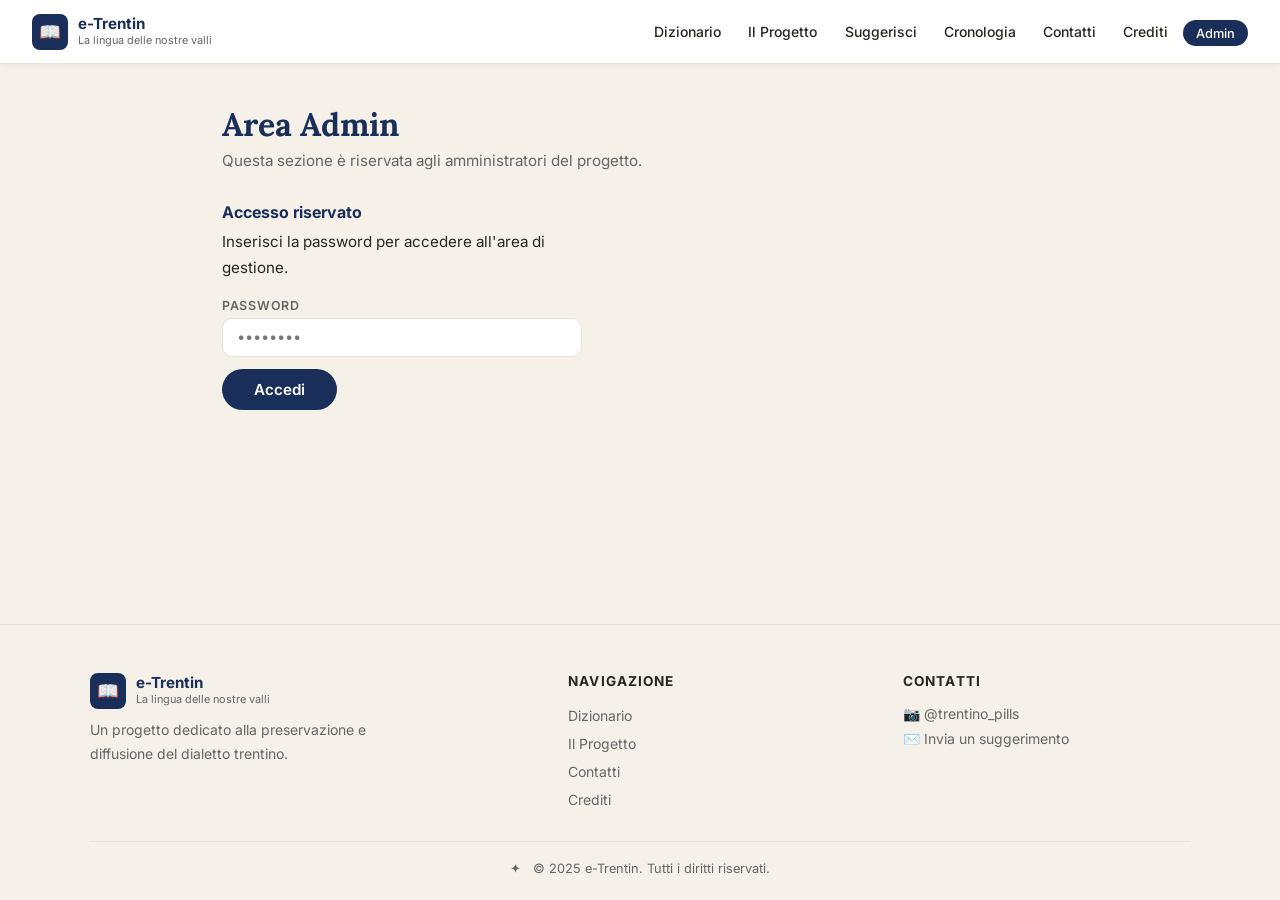
<file: prj_parole_trentine_digioia-main2-20260427T130937Z-3-001/prj_parole_trentine_digioia-main2/Pages/admin.html>
<!DOCTYPE html>
<html lang="it">
<head>
  <meta charset="UTF-8"><meta name="viewport" content="width=device-width, initial-scale=1.0">
  <title>Admin — e-Trentin</title>
  <link rel="stylesheet" href="../style.css">
</head>
<body>
  <nav class="navbar">
    <a href="../index.html" class="navbar-logo"><div class="logo-icon">📖</div><div class="logo-text"><div class="nome">e-Trentin</div><div class="tagline">La lingua delle nostre valli</div></div></a>
    <ul class="navbar-links" id="navLinks">
      <li><a href="dizionario.html">Dizionario</a></li>
      <li><a href="progetto.html">Il Progetto</a></li>
      <li><a href="suggerisci.html">Suggerisci</a></li>
      <li><a href="cronologia.html">Cronologia</a></li>
      <li><a href="contatti.html">Contatti</a></li>
      <li><a href="crediti.html">Crediti</a></li>
      <li><a href="admin.html" class="admin">Admin</a></li>
    </ul>
    <button class="nav-hamburger" onclick="document.getElementById('navLinks').classList.toggle('open')"><span></span><span></span><span></span></button>
  </nav>
  <main>
    <h1 class="page-title">Area Admin</h1>
    <p class="page-subtitle">Questa sezione è riservata agli amministratori del progetto.</p>

    <div class="content-block">

      <!-- Schermo di login semplice — in futuro collegare a un backend vero -->
      <div id="loginBox" style="max-width:360px;">
        <h3>Accesso riservato</h3>
        <p style="margin-bottom:1rem;">Inserisci la password per accedere all'area di gestione.</p>

        <div class="form-wrap" style="gap:0.75rem;">
          <div class="form-group">
            <label for="pwdInput">Password</label>
            <input type="password" id="pwdInput" placeholder="••••••••">
          </div>
          <button class="btn-primary" onclick="loginAdmin()">Accedi</button>
          <p id="errLogin" style="display:none; color:#c0392b; font-size:0.85rem;">Password errata.</p>
        </div>
      </div>

      <!-- Contenuto admin (visibile dopo login) -->
      <div id="adminContent" style="display:none;">
        <h3 style="color:var(--blu); margin-bottom:1rem;">✅ Accesso effettuato</h3>
        <p>
          Da qui sarà possibile gestire le parole del dizionario, approvare i suggerimenti
          degli utenti e aggiornare i contenuti del sito.
        </p>
        <!-- MODIFICA: aggiungi qui i pannelli di gestione reali -->
        <p style="margin-top:1rem; color:var(--grigio-testo); font-style:italic;">
          (Pannello di gestione da implementare in futuro)
        </p>
        <button class="btn-primary" style="margin-top:1rem;" onclick="logout()">Esci</button>
      </div>

    </div>
  </main>
  <footer>
    <div class="footer-inner">
      <div class="footer-brand"><div class="logo-riga"><div class="logo-icon">📖</div><div class="logo-text"><div class="nome">e-Trentin</div><div class="tagline">La lingua delle nostre valli</div></div></div><p>Un progetto dedicato alla preservazione e diffusione del dialetto trentino.</p></div>
      <div><h4>Navigazione</h4><ul><li><a href="dizionario.html">Dizionario</a></li><li><a href="progetto.html">Il Progetto</a></li><li><a href="contatti.html">Contatti</a></li><li><a href="crediti.html">Crediti</a></li></ul></div>
      <div><h4>Contatti</h4><ul><li><div class="footer-contact-row">📷 @trentino_pills</div></li><li><a href="suggerisci.html" class="footer-contact-row">✉️ Invia un suggerimento</a></li></ul></div>
    </div>
    <div class="footer-bottom">✦ &nbsp; © 2025 e-Trentin. Tutti i diritti riservati.</div>
  </footer>
  <script>
    // MODIFICA: cambia questa password con una più sicura.
    // In futuro collegare a un backend vero con autenticazione.
    const PASSWORD_ADMIN = 'dialetto2025';

    function loginAdmin() {
      const pwd = document.getElementById('pwdInput').value;
      if (pwd === PASSWORD_ADMIN) {
        document.getElementById('loginBox').style.display = 'none';
        document.getElementById('adminContent').style.display = 'block';
      } else {
        document.getElementById('errLogin').style.display = 'block';
      }
    }

    function logout() {
      document.getElementById('loginBox').style.display = 'block';
      document.getElementById('adminContent').style.display = 'none';
      document.getElementById('pwdInput').value = '';
    }

    // Login anche premendo Invio
    document.addEventListener('DOMContentLoaded', () => {
      document.getElementById('pwdInput').addEventListener('keypress', e => {
        if (e.key === 'Enter') loginAdmin();
      });
    });
  </script>
</body>
</html>
</file>
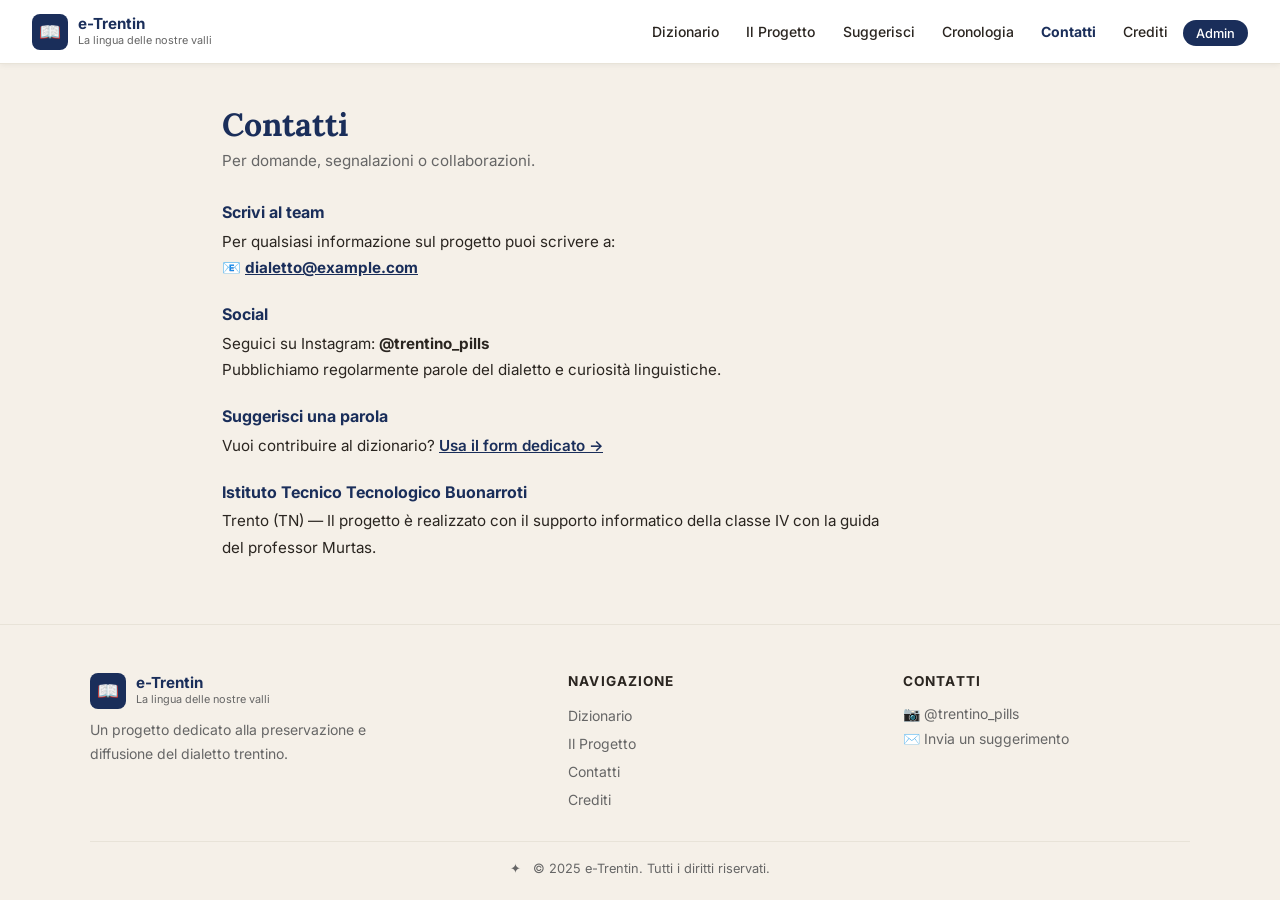
<file: prj_parole_trentine_digioia-main2-20260427T130937Z-3-001/prj_parole_trentine_digioia-main2/Pages/contatti.html>
<!DOCTYPE html>
<html lang="it">
<head>
  <meta charset="UTF-8"><meta name="viewport" content="width=device-width, initial-scale=1.0">
  <title>Contatti — e-Trentin</title>
  <link rel="stylesheet" href="../style.css">
</head>
<body>
  <nav class="navbar">
    <a href="../index.html" class="navbar-logo"><div class="logo-icon">📖</div><div class="logo-text"><div class="nome">e-Trentin</div><div class="tagline">La lingua delle nostre valli</div></div></a>
    <ul class="navbar-links" id="navLinks">
      <li><a href="dizionario.html">Dizionario</a></li>
      <li><a href="progetto.html">Il Progetto</a></li>
      <li><a href="suggerisci.html">Suggerisci</a></li>
      <li><a href="cronologia.html">Cronologia</a></li>
      <li><a href="contatti.html" class="active">Contatti</a></li>
      <li><a href="crediti.html">Crediti</a></li>
      <li><a href="admin.html" class="admin">Admin</a></li>
    </ul>
    <button class="nav-hamburger" onclick="document.getElementById('navLinks').classList.toggle('open')"><span></span><span></span><span></span></button>
  </nav>
  <main>
    <h1 class="page-title">Contatti</h1>
    <p class="page-subtitle">Per domande, segnalazioni o collaborazioni.</p>

    <div class="content-block">
      <!-- MODIFICA: sostituisci con i contatti reali -->
      <h3>Scrivi al team</h3>
      <p>
        Per qualsiasi informazione sul progetto puoi scrivere a:<br>
        <strong>📧 <a href="mailto:dialetto@example.com" style="color:var(--blu);">dialetto@example.com</a></strong>
      </p>

      <h3>Social</h3>
      <p>
        Seguici su Instagram: <strong>@trentino_pills</strong><br>
        Pubblichiamo regolarmente parole del dialetto e curiosità linguistiche.
      </p>

      <h3>Suggerisci una parola</h3>
      <p>
        Vuoi contribuire al dizionario?
        <a href="suggerisci.html" style="color:var(--blu); font-weight:600;">Usa il form dedicato →</a>
      </p>

      <h3>Istituto Tecnico Tecnologico Buonarroti</h3>
      <p>
        Trento (TN) — Il progetto è realizzato con il supporto informatico della classe IV
        con la guida del professor Murtas.
      </p>
    </div>
  </main>
  <footer>
    <div class="footer-inner">
      <div class="footer-brand"><div class="logo-riga"><div class="logo-icon">📖</div><div class="logo-text"><div class="nome">e-Trentin</div><div class="tagline">La lingua delle nostre valli</div></div></div><p>Un progetto dedicato alla preservazione e diffusione del dialetto trentino.</p></div>
      <div><h4>Navigazione</h4><ul><li><a href="dizionario.html">Dizionario</a></li><li><a href="progetto.html">Il Progetto</a></li><li><a href="contatti.html">Contatti</a></li><li><a href="crediti.html">Crediti</a></li></ul></div>
      <div><h4>Contatti</h4><ul><li><div class="footer-contact-row">📷 @trentino_pills</div></li><li><a href="suggerisci.html" class="footer-contact-row">✉️ Invia un suggerimento</a></li></ul></div>
    </div>
    <div class="footer-bottom">✦ &nbsp; © 2025 e-Trentin. Tutti i diritti riservati.</div>
  </footer>
</body>
</html>
</file>
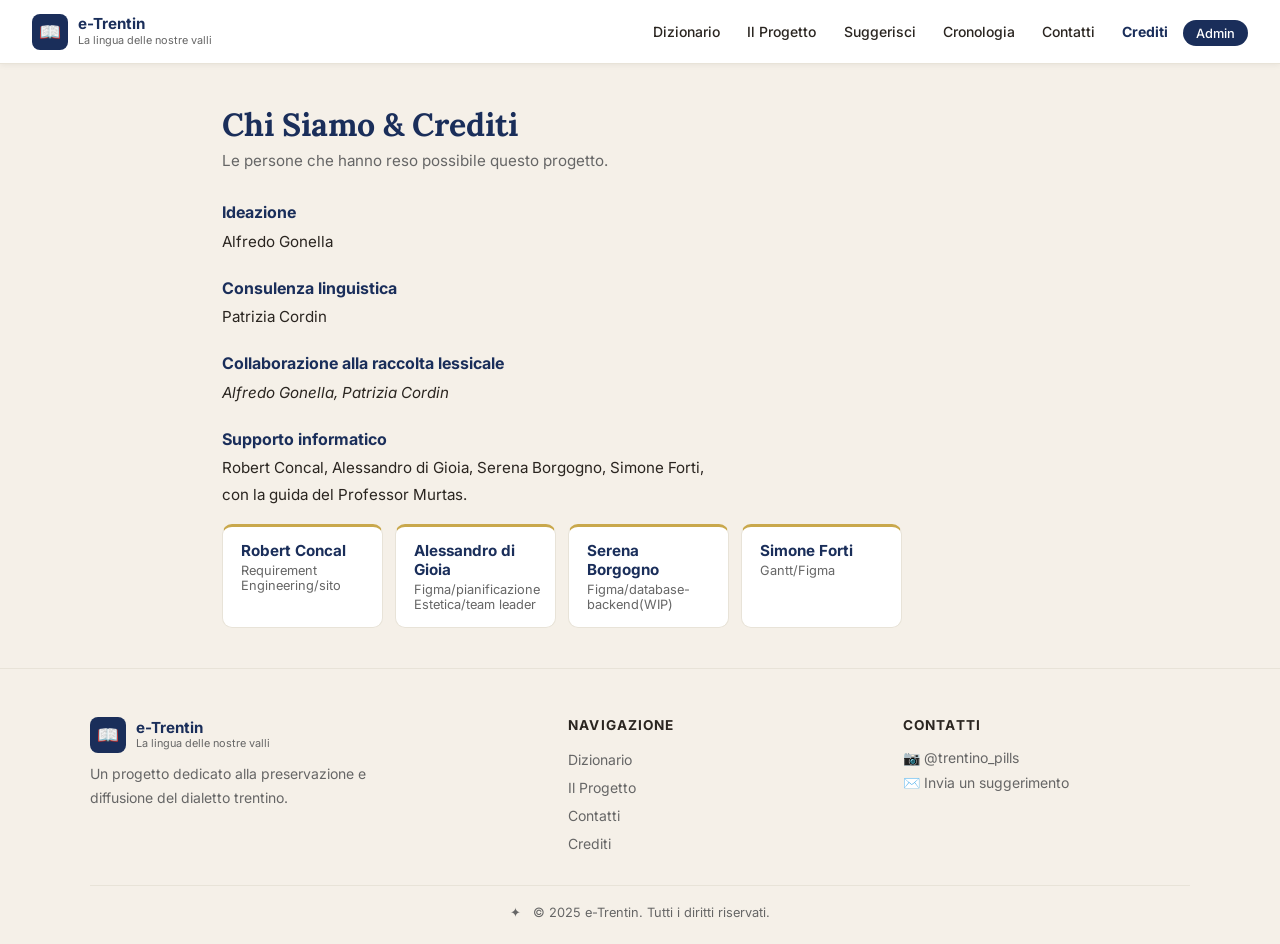
<file: prj_parole_trentine_digioia-main2-20260427T130937Z-3-001/prj_parole_trentine_digioia-main2/Pages/crediti.html>
<!DOCTYPE html>
<html lang="it">
<head>
  <meta charset="UTF-8"><meta name="viewport" content="width=device-width, initial-scale=1.0">
  <title>Crediti — e-Trentin</title>
  <link rel="stylesheet" href="../style.css">
</head>
<body>
  <nav class="navbar">
    <a href="../index.html" class="navbar-logo"><div class="logo-icon">📖</div><div class="logo-text"><div class="nome">e-Trentin</div><div class="tagline">La lingua delle nostre valli</div></div></a>
    <ul class="navbar-links" id="navLinks">
      <li><a href="dizionario.html">Dizionario</a></li>
      <li><a href="progetto.html">Il Progetto</a></li>
      <li><a href="suggerisci.html">Suggerisci</a></li>
      <li><a href="cronologia.html">Cronologia</a></li>
      <li><a href="contatti.html">Contatti</a></li>
      <li><a href="crediti.html" class="active">Crediti</a></li>
      <li><a href="admin.html" class="admin">Admin</a></li>
    </ul>
    <button class="nav-hamburger" onclick="document.getElementById('navLinks').classList.toggle('open')"><span></span><span></span><span></span></button>
  </nav>
  <main>
    <h1 class="page-title">Chi Siamo &amp; Crediti</h1>
    <p class="page-subtitle">Le persone che hanno reso possibile questo progetto.</p>

    <div class="content-block">

      <!-- Dati presi direttamente dalle note del docx -->
      <h3>Ideazione</h3>
      <p>Alfredo Gonella</p>

      <h3>Consulenza linguistica</h3>
      <p>Patrizia Cordin</p>

      <h3>Collaborazione alla raccolta lessicale</h3>
      <!-- MODIFICA: aggiungi i nomi dei collaboratori -->
      <p><em>Alfredo Gonella, Patrizia Cordin</em></p>

      <h3>Supporto informatico</h3>
      <p>
        Robert Concal, Alessandro di Gioia, Serena Borgogno, Simone Forti,<br>
        con la guida del Professor Murtas.
      </p>

      <!-- Card team studenti -->
      <div class="team-grid" style="margin-top:1rem;">
        <!-- MODIFICA: sostituisci con i nomi reali degli studenti -->
        <div class="team-card">
          <div class="nome">Robert Concal</div>
          <div class="ruolo">Requirement Engineering/sito</div>
        </div>
        <div class="team-card">
          <div class="nome">Alessandro di Gioia</div>
          <div class="ruolo">Figma/pianificazione Estetica/team leader</div>
        </div>
        <div class="team-card">
          <div class="nome">Serena Borgogno</div>
          <div class="ruolo">Figma/database-backend(WIP)</div>
        </div>
        <div class="team-card">
          <div class="nome">Simone Forti</div>
          <div class="ruolo">Gantt/Figma</div>
        </div>
      </div>

  

    </div>
  </main>
  <footer>
    <div class="footer-inner">
      <div class="footer-brand"><div class="logo-riga"><div class="logo-icon">📖</div><div class="logo-text"><div class="nome">e-Trentin</div><div class="tagline">La lingua delle nostre valli</div></div></div><p>Un progetto dedicato alla preservazione e diffusione del dialetto trentino.</p></div>
      <div><h4>Navigazione</h4><ul><li><a href="dizionario.html">Dizionario</a></li><li><a href="progetto.html">Il Progetto</a></li><li><a href="contatti.html">Contatti</a></li><li><a href="crediti.html">Crediti</a></li></ul></div>
      <div><h4>Contatti</h4><ul><li><div class="footer-contact-row">📷 @trentino_pills</div></li><li><a href="suggerisci.html" class="footer-contact-row">✉️ Invia un suggerimento</a></li></ul></div>
    </div>
    <div class="footer-bottom">✦ &nbsp; © 2025 e-Trentin. Tutti i diritti riservati.</div>
  </footer>
</body>
</html>
</file>
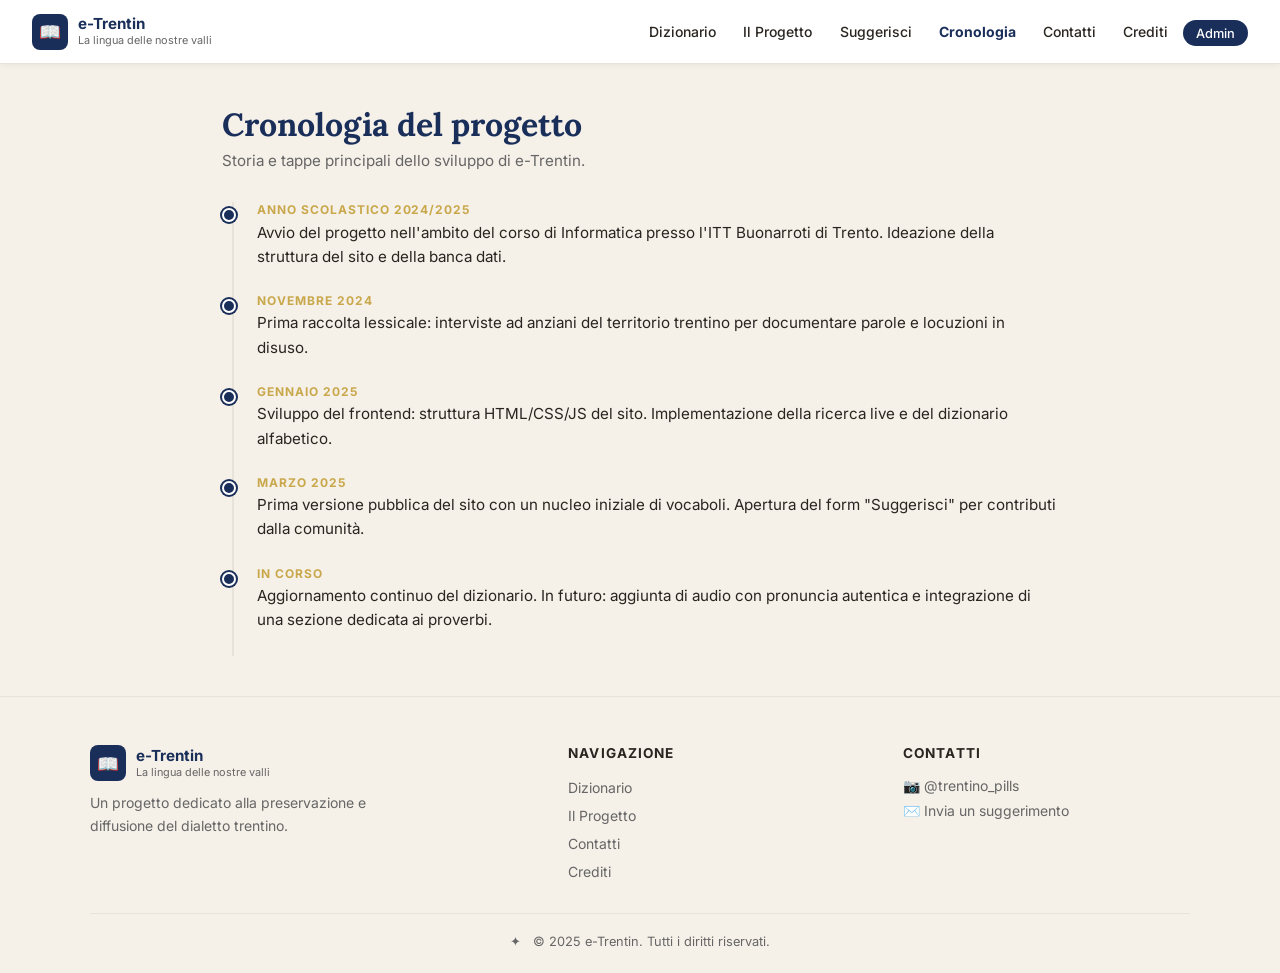
<file: prj_parole_trentine_digioia-main2-20260427T130937Z-3-001/prj_parole_trentine_digioia-main2/Pages/cronologia.html>
<!DOCTYPE html>
<html lang="it">
<head>
  <meta charset="UTF-8"><meta name="viewport" content="width=device-width, initial-scale=1.0">
  <title>Cronologia — e-Trentin</title>
  <link rel="stylesheet" href="../style.css">
</head>
<body>
  <nav class="navbar">
    <a href="../index.html" class="navbar-logo"><div class="logo-icon">📖</div><div class="logo-text"><div class="nome">e-Trentin</div><div class="tagline">La lingua delle nostre valli</div></div></a>
    <ul class="navbar-links" id="navLinks">
      <li><a href="dizionario.html">Dizionario</a></li>
      <li><a href="progetto.html">Il Progetto</a></li>
      <li><a href="suggerisci.html">Suggerisci</a></li>
      <li><a href="cronologia.html" class="active">Cronologia</a></li>
      <li><a href="contatti.html">Contatti</a></li>
      <li><a href="crediti.html">Crediti</a></li>
      <li><a href="admin.html" class="admin">Admin</a></li>
    </ul>
    <button class="nav-hamburger" onclick="document.getElementById('navLinks').classList.toggle('open')"><span></span><span></span><span></span></button>
  </nav>
  <main>
    <h1 class="page-title">Cronologia del progetto</h1>
    <p class="page-subtitle">Storia e tappe principali dello sviluppo di e-Trentin.</p>

    <!-- MODIFICA: aggiungi/rimuovi eventi dalla timeline -->
    <ul class="timeline">

      <li>
        <div class="anno">Anno scolastico 2024/2025</div>
        <div class="evento">
          Avvio del progetto nell'ambito del corso di Informatica presso l'ITT Buonarroti di Trento.
          Ideazione della struttura del sito e della banca dati.
        </div>
      </li>

      <li>
        <div class="anno">Novembre 2024</div>
        <div class="evento">
          Prima raccolta lessicale: interviste ad anziani del territorio trentino
          per documentare parole e locuzioni in disuso.
        </div>
      </li>

      <li>
        <div class="anno">Gennaio 2025</div>
        <div class="evento">
          Sviluppo del frontend: struttura HTML/CSS/JS del sito.
          Implementazione della ricerca live e del dizionario alfabetico.
        </div>
      </li>

      <li>
        <div class="anno">Marzo 2025</div>
        <div class="evento">
          Prima versione pubblica del sito con un nucleo iniziale di vocaboli.
          Apertura del form "Suggerisci" per contributi dalla comunità.
        </div>
      </li>

      <li>
        <div class="anno">In corso</div>
        <div class="evento">
          Aggiornamento continuo del dizionario. In futuro: aggiunta di audio con
          pronuncia autentica e integrazione di una sezione dedicata ai proverbi.
        </div>
      </li>

    </ul>
  </main>
  <footer>
    <div class="footer-inner">
      <div class="footer-brand"><div class="logo-riga"><div class="logo-icon">📖</div><div class="logo-text"><div class="nome">e-Trentin</div><div class="tagline">La lingua delle nostre valli</div></div></div><p>Un progetto dedicato alla preservazione e diffusione del dialetto trentino.</p></div>
      <div><h4>Navigazione</h4><ul><li><a href="dizionario.html">Dizionario</a></li><li><a href="progetto.html">Il Progetto</a></li><li><a href="contatti.html">Contatti</a></li><li><a href="crediti.html">Crediti</a></li></ul></div>
      <div><h4>Contatti</h4><ul><li><div class="footer-contact-row">📷 @trentino_pills</div></li><li><a href="suggerisci.html" class="footer-contact-row">✉️ Invia un suggerimento</a></li></ul></div>
    </div>
    <div class="footer-bottom">✦ &nbsp; © 2025 e-Trentin. Tutti i diritti riservati.</div>
  </footer>
</body>
</html>
</file>
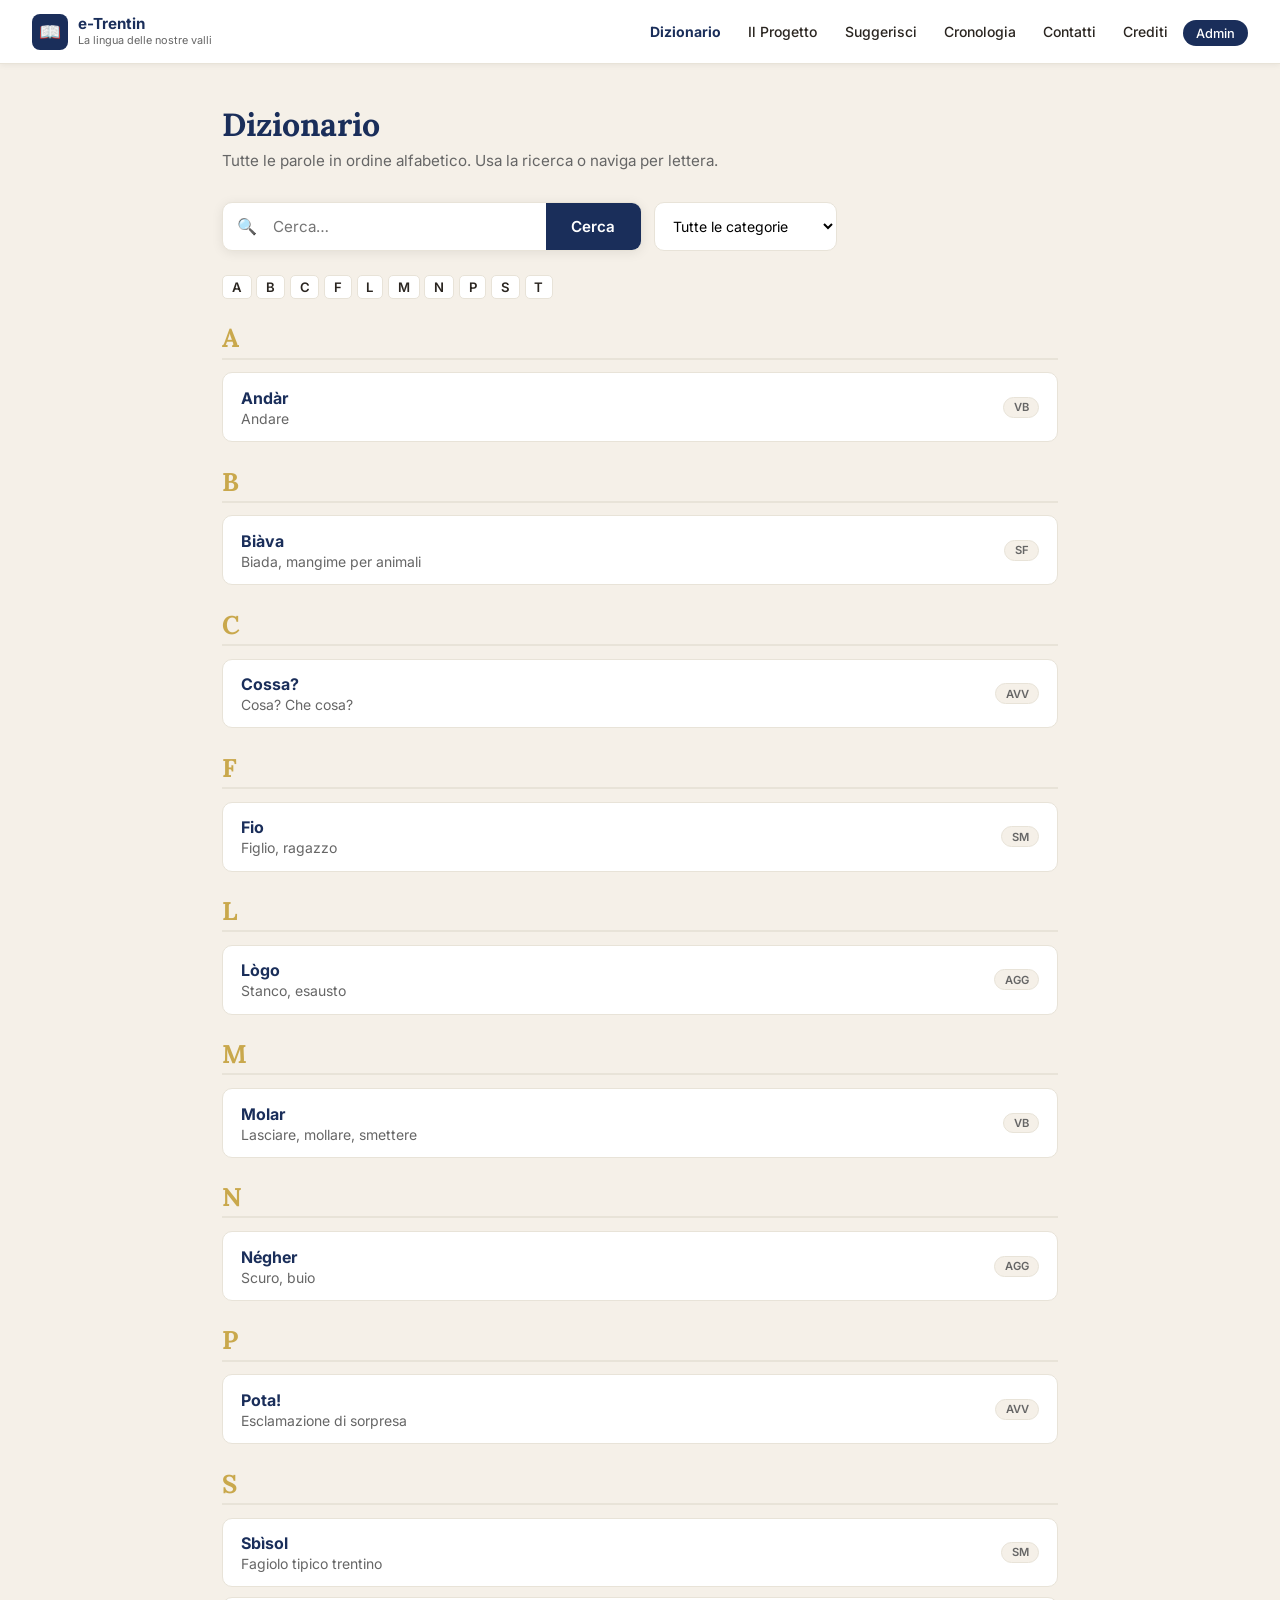
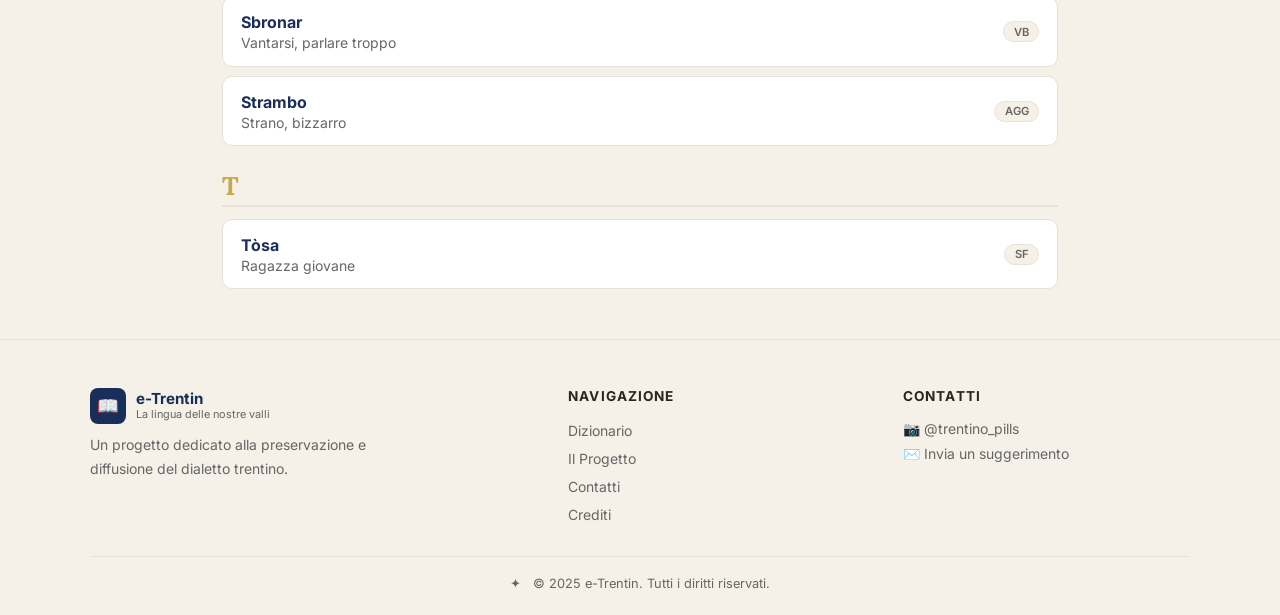
<file: prj_parole_trentine_digioia-main2-20260427T130937Z-3-001/prj_parole_trentine_digioia-main2/Pages/dizionario.html>
<!DOCTYPE html>
<html lang="it">
<head>
  <meta charset="UTF-8">
  <meta name="viewport" content="width=device-width, initial-scale=1.0">
  <title>Dizionario — e-Trentin</title>
  <link rel="stylesheet" href="../style.css">
</head>
<body>

  <nav class="navbar">
    <a href="../index.html" class="navbar-logo">
      <div class="logo-icon">📖</div>
      <div class="logo-text">
        <div class="nome">e-Trentin</div>
        <div class="tagline">La lingua delle nostre valli</div>
      </div>
    </a>
    <ul class="navbar-links" id="navLinks">
      <li><a href="dizionario.html" class="active">Dizionario</a></li>
      <li><a href="progetto.html">Il Progetto</a></li>
      <li><a href="suggerisci.html">Suggerisci</a></li>
      <li><a href="cronologia.html">Cronologia</a></li>
      <li><a href="contatti.html">Contatti</a></li>
      <li><a href="crediti.html">Crediti</a></li>
      <li><a href="admin.html" class="admin">Admin</a></li>
    </ul>
    <button class="nav-hamburger" onclick="toggleMenu()"><span></span><span></span><span></span></button>
  </nav>

  <main>
    <h1 class="page-title">Dizionario</h1>
    <p class="page-subtitle">Tutte le parole in ordine alfabetico. Usa la ricerca o naviga per lettera.</p>

    <!-- Barra ricerca + filtri -->
    <div class="dict-controls">
      <div class="search-bar" style="margin:0; flex:1; max-width:420px;">
        <span class="search-icon">🔍</span>
        <input type="text" id="searchInput" placeholder="Cerca…" oninput="filtraParole()" autocomplete="off">
        <button class="btn-cerca" onclick="filtraParole()">Cerca</button>
      </div>
      <select id="filtroCat" onchange="filtraParole()" style="padding:0.55rem 0.85rem; border:1.5px solid var(--grigio-bordo); border-radius:var(--radius); font-family:inherit; font-size:0.88rem; background:white; cursor:pointer;">
        <option value="">Tutte le categorie</option>
        <option value="sm">sm – Nome maschile</option>
        <option value="sf">sf – Nome femminile</option>
        <option value="np">np – Nome proprio</option>
        <option value="vb">vb – Verbo</option>
        <option value="avv">avv – Avverbio</option>
        <option value="agg">agg – Aggettivo</option>
      </select>
    </div>

    <!-- Navigazione rapida A B C ... -->
    <div class="alpha-nav" id="alphaNav"></div>

    <!-- Lista parole raggruppate per lettera — generata dal JS -->
    <div id="listaParole"></div>

    <p id="nessunaParola" style="display:none; color:var(--grigio-testo); margin-top:1rem;">
      Nessuna parola trovata. Prova a cercare altro!
    </p>
  </main>

  <footer>
    <div class="footer-inner">
      <div class="footer-brand">
        <div class="logo-riga">
          <div class="logo-icon">📖</div>
          <div class="logo-text"><div class="nome">e-Trentin</div><div class="tagline">La lingua delle nostre valli</div></div>
        </div>
        <p>Un progetto dedicato alla preservazione e diffusione del dialetto trentino.</p>
      </div>
      <div>
        <h4>Navigazione</h4>
        <ul>
          <li><a href="dizionario.html">Dizionario</a></li>
          <li><a href="progetto.html">Il Progetto</a></li>
          <li><a href="contatti.html">Contatti</a></li>
          <li><a href="crediti.html">Crediti</a></li>
        </ul>
      </div>
      <div>
        <h4>Contatti</h4>
        <ul>
          <li><div class="footer-contact-row">📷 @trentino_pills</div></li>
          <li><a href="suggerisci.html" class="footer-contact-row">✉️ Invia un suggerimento</a></li>
        </ul>
      </div>
    </div>
    <div class="footer-bottom">✦ &nbsp; © 2025 e-Trentin. Tutti i diritti riservati.</div>
  </footer>

  <script>
    function toggleMenu() { document.getElementById('navLinks').classList.toggle('open'); }

    // =====================================================
    // PAROLE — aggiungi qui le parole reali!
    // Ogni voce ha: dialetto, traduzione, categoria (usa abbreviazioni: sm, sf, vb, agg, avv, np)
    // =====================================================
    const parole = [
      { dialetto: "Andàr",   traduzione: "Andare",                       cat: "vb"  },
      { dialetto: "Biàva",   traduzione: "Biada, mangime per animali",   cat: "sf"  },
      { dialetto: "Cossa?",  traduzione: "Cosa? Che cosa?",              cat: "avv" },
      { dialetto: "Fio",     traduzione: "Figlio, ragazzo",              cat: "sm"  },
      { dialetto: "Lògo",    traduzione: "Stanco, esausto",              cat: "agg" },
      { dialetto: "Molar",   traduzione: "Lasciare, mollare, smettere",  cat: "vb"  },
      { dialetto: "Négher",  traduzione: "Scuro, buio",                  cat: "agg" },
      { dialetto: "Pota!",   traduzione: "Esclamazione di sorpresa",     cat: "avv" },
      { dialetto: "Sbìsol",  traduzione: "Fagiolo tipico trentino",      cat: "sm"  },
      { dialetto: "Sbronar", traduzione: "Vantarsi, parlare troppo",     cat: "vb"  },
      { dialetto: "Strambo", traduzione: "Strano, bizzarro",             cat: "agg" },
      { dialetto: "Tòsa",    traduzione: "Ragazza giovane",              cat: "sf"  },
    ];

    let categoriaAttiva = '';

    window.onload = function() {
      // Legge eventuale ?q= nell'URL (dalla ricerca della homepage)
      const params = new URLSearchParams(window.location.search);
      if (params.get('q')) {
        document.getElementById('searchInput').value = params.get('q');
      }
      renderParole();
    };

    function filtraParole() {
      categoriaAttiva = document.getElementById('filtroCat').value;
      renderParole();
    }

    function renderParole() {
      const query  = document.getElementById('searchInput').value.toLowerCase();
      const cat    = document.getElementById('filtroCat').value;
      const lista  = parole.filter(p =>
        (!cat || p.cat === cat) &&
        (p.dialetto.toLowerCase().includes(query) || p.traduzione.toLowerCase().includes(query))
      ).sort((a, b) => a.dialetto.localeCompare(b.dialetto, 'it'));

      const container = document.getElementById('listaParole');
      const nav       = document.getElementById('alphaNav');
      const nessuna   = document.getElementById('nessunaParola');

      if (lista.length === 0) {
        container.innerHTML = ''; nav.innerHTML = '';
        nessuna.style.display = 'block'; return;
      }
      nessuna.style.display = 'none';

      // Raggruppa per lettera
      const gruppi = {};
      lista.forEach(p => {
        const l = p.dialetto[0].toUpperCase();
        if (!gruppi[l]) gruppi[l] = [];
        gruppi[l].push(p);
      });
      const lettere = Object.keys(gruppi).sort();

      nav.innerHTML = lettere.map(l => `<a href="#l-${l}">${l}</a>`).join('');
      container.innerHTML = lettere.map(l => `
        <div id="l-${l}">
          <div class="lettera-titolo">${l}</div>
          ${gruppi[l].map(p => `
            <div class="word-card">
              <div>
                <div class="dialetto">${p.dialetto}</div>
                <div class="traduzione">${p.traduzione}</div>
              </div>
              <span class="cat-badge">${p.cat}</span>
            </div>`).join('')}
        </div>`).join('');
    }
  </script>
</body>
</html>
</file>
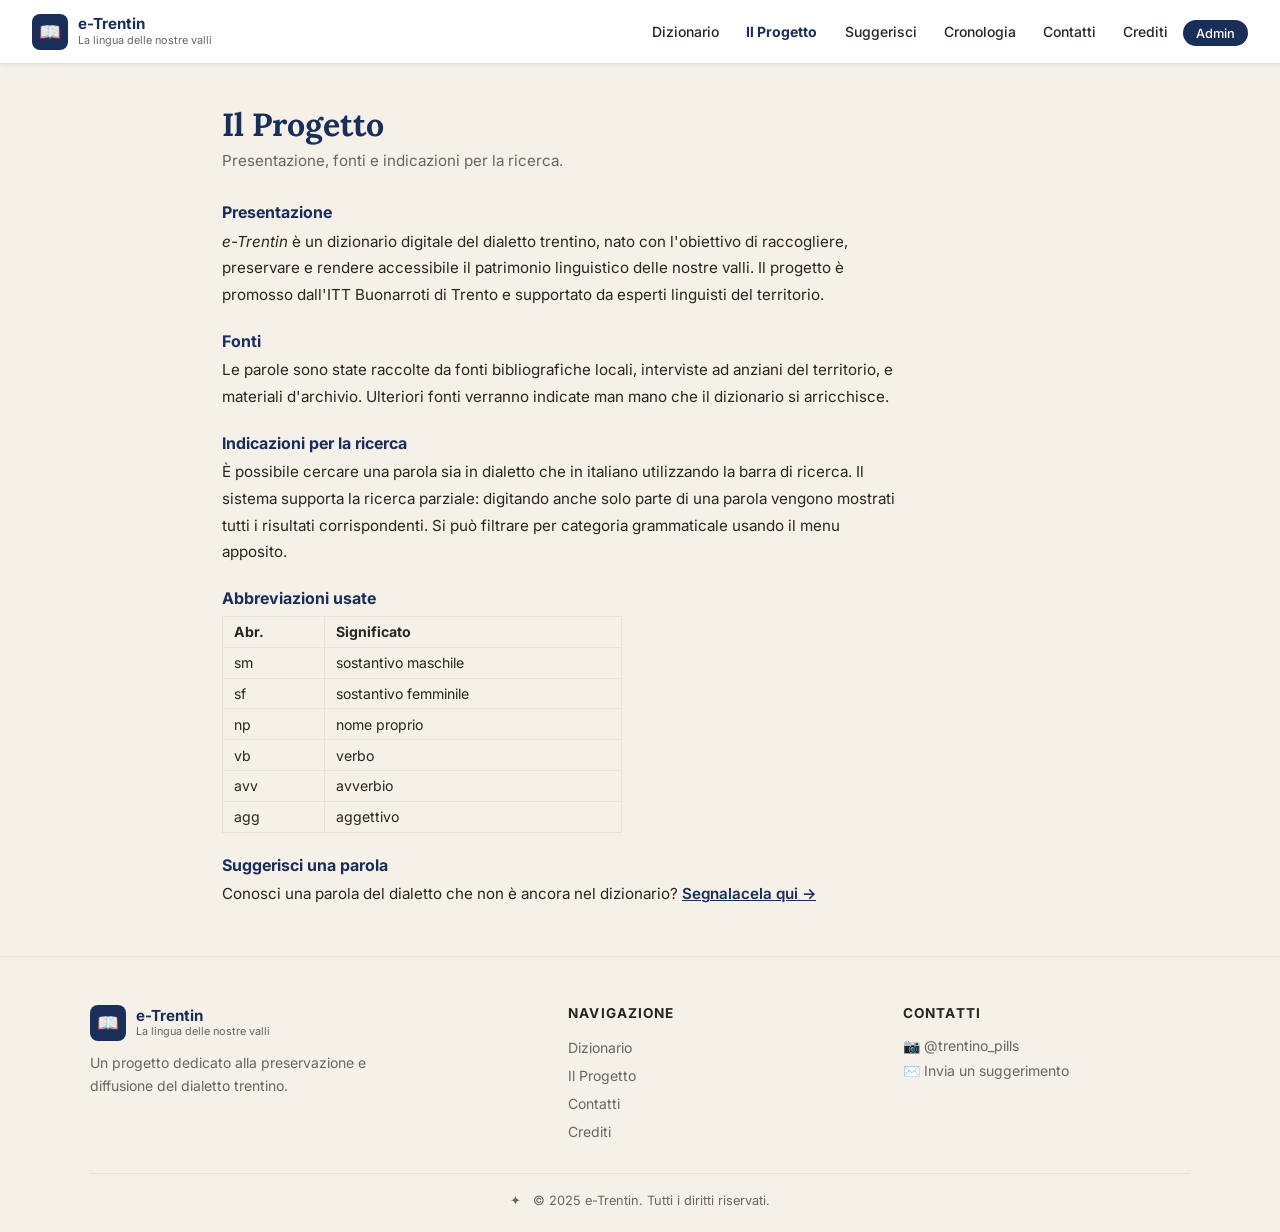
<file: prj_parole_trentine_digioia-main2-20260427T130937Z-3-001/prj_parole_trentine_digioia-main2/Pages/progetto.html>
<!DOCTYPE html>
<html lang="it">
<head>
  <meta charset="UTF-8"><meta name="viewport" content="width=device-width, initial-scale=1.0">
  <title>Il Progetto — e-Trentin</title>
  <link rel="stylesheet" href="../style.css">
</head>
<body>
  <nav class="navbar">
    <a href="../index.html" class="navbar-logo"><div class="logo-icon">📖</div><div class="logo-text"><div class="nome">e-Trentin</div><div class="tagline">La lingua delle nostre valli</div></div></a>
    <ul class="navbar-links" id="navLinks">
      <li><a href="dizionario.html">Dizionario</a></li>
      <li><a href="progetto.html" class="active">Il Progetto</a></li>
      <li><a href="suggerisci.html">Suggerisci</a></li>
      <li><a href="cronologia.html">Cronologia</a></li>
      <li><a href="contatti.html">Contatti</a></li>
      <li><a href="crediti.html">Crediti</a></li>
      <li><a href="admin.html" class="admin">Admin</a></li>
    </ul>
    <button class="nav-hamburger" onclick="document.getElementById('navLinks').classList.toggle('open')"><span></span><span></span><span></span></button>
  </nav>
  <main>
    <h1 class="page-title">Il Progetto</h1>
    <p class="page-subtitle">Presentazione, fonti e indicazioni per la ricerca.</p>

    <div class="content-block">

      <h3>Presentazione</h3>
      <!-- MODIFICA: sostituisci con la presentazione ufficiale del progetto -->
      <p>
        <em>e-Trentin</em> è un dizionario digitale del dialetto trentino, nato con l'obiettivo
        di raccogliere, preservare e rendere accessibile il patrimonio linguistico delle nostre valli.
        Il progetto è promosso dall'ITT Buonarroti di Trento e supportato da esperti linguisti del territorio.
      </p>

      <h3>Fonti</h3>
      <!-- MODIFICA: inserisci le fonti bibliografiche reali usate nel progetto -->
      <p>
        Le parole sono state raccolte da fonti bibliografiche locali, interviste ad anziani del territorio,
        e materiali d'archivio. Ulteriori fonti verranno indicate man mano che il dizionario si arricchisce.
      </p>

      <h3>Indicazioni per la ricerca</h3>
      <p>
        È possibile cercare una parola sia in dialetto che in italiano utilizzando la barra di ricerca.
        Il sistema supporta la ricerca parziale: digitando anche solo parte di una parola vengono mostrati
        tutti i risultati corrispondenti. Si può filtrare per categoria grammaticale usando il menu apposito.
      </p>

      <h3>Abbreviazioni usate</h3>
      <!-- Tabella abbreviazioni grammaticali -->
      <table style="border-collapse:collapse; margin-top:0.5rem; font-size:0.88rem; width:100%; max-width:400px;">
        <tr style="background:var(--panna);">
          <th style="padding:0.4rem 0.7rem; border:1px solid var(--grigio-bordo); text-align:left;">Abr.</th>
          <th style="padding:0.4rem 0.7rem; border:1px solid var(--grigio-bordo); text-align:left;">Significato</th>
        </tr>
        <!-- MODIFICA: aggiungi/rimuovi righe secondo le abbreviazioni reali -->
        <tr><td style="padding:0.4rem 0.7rem; border:1px solid var(--grigio-bordo);">sm</td><td style="padding:0.4rem 0.7rem; border:1px solid var(--grigio-bordo);">sostantivo maschile</td></tr>
        <tr><td style="padding:0.4rem 0.7rem; border:1px solid var(--grigio-bordo);">sf</td><td style="padding:0.4rem 0.7rem; border:1px solid var(--grigio-bordo);">sostantivo femminile</td></tr>
        <tr><td style="padding:0.4rem 0.7rem; border:1px solid var(--grigio-bordo);">np</td><td style="padding:0.4rem 0.7rem; border:1px solid var(--grigio-bordo);">nome proprio</td></tr>
        <tr><td style="padding:0.4rem 0.7rem; border:1px solid var(--grigio-bordo);">vb</td><td style="padding:0.4rem 0.7rem; border:1px solid var(--grigio-bordo);">verbo</td></tr>
        <tr><td style="padding:0.4rem 0.7rem; border:1px solid var(--grigio-bordo);">avv</td><td style="padding:0.4rem 0.7rem; border:1px solid var(--grigio-bordo);">avverbio</td></tr>
        <tr><td style="padding:0.4rem 0.7rem; border:1px solid var(--grigio-bordo);">agg</td><td style="padding:0.4rem 0.7rem; border:1px solid var(--grigio-bordo);">aggettivo</td></tr>
      </table>

      <h3>Suggerisci una parola</h3>
      <p>Conosci una parola del dialetto che non è ancora nel dizionario?
        <a href="suggerisci.html" style="color:var(--blu); font-weight:600;">Segnalacela qui →</a>
      </p>

    </div>
  </main>
  <footer>
    <div class="footer-inner">
      <div class="footer-brand"><div class="logo-riga"><div class="logo-icon">📖</div><div class="logo-text"><div class="nome">e-Trentin</div><div class="tagline">La lingua delle nostre valli</div></div></div><p>Un progetto dedicato alla preservazione e diffusione del dialetto trentino.</p></div>
      <div><h4>Navigazione</h4><ul><li><a href="dizionario.html">Dizionario</a></li><li><a href="progetto.html">Il Progetto</a></li><li><a href="contatti.html">Contatti</a></li><li><a href="crediti.html">Crediti</a></li></ul></div>
      <div><h4>Contatti</h4><ul><li><div class="footer-contact-row">📷 @trentino_pills</div></li><li><a href="suggerisci.html" class="footer-contact-row">✉️ Invia un suggerimento</a></li></ul></div>
    </div>
    <div class="footer-bottom">✦ &nbsp; © 2025 e-Trentin. Tutti i diritti riservati.</div>
  </footer>
</body>
</html>
</file>
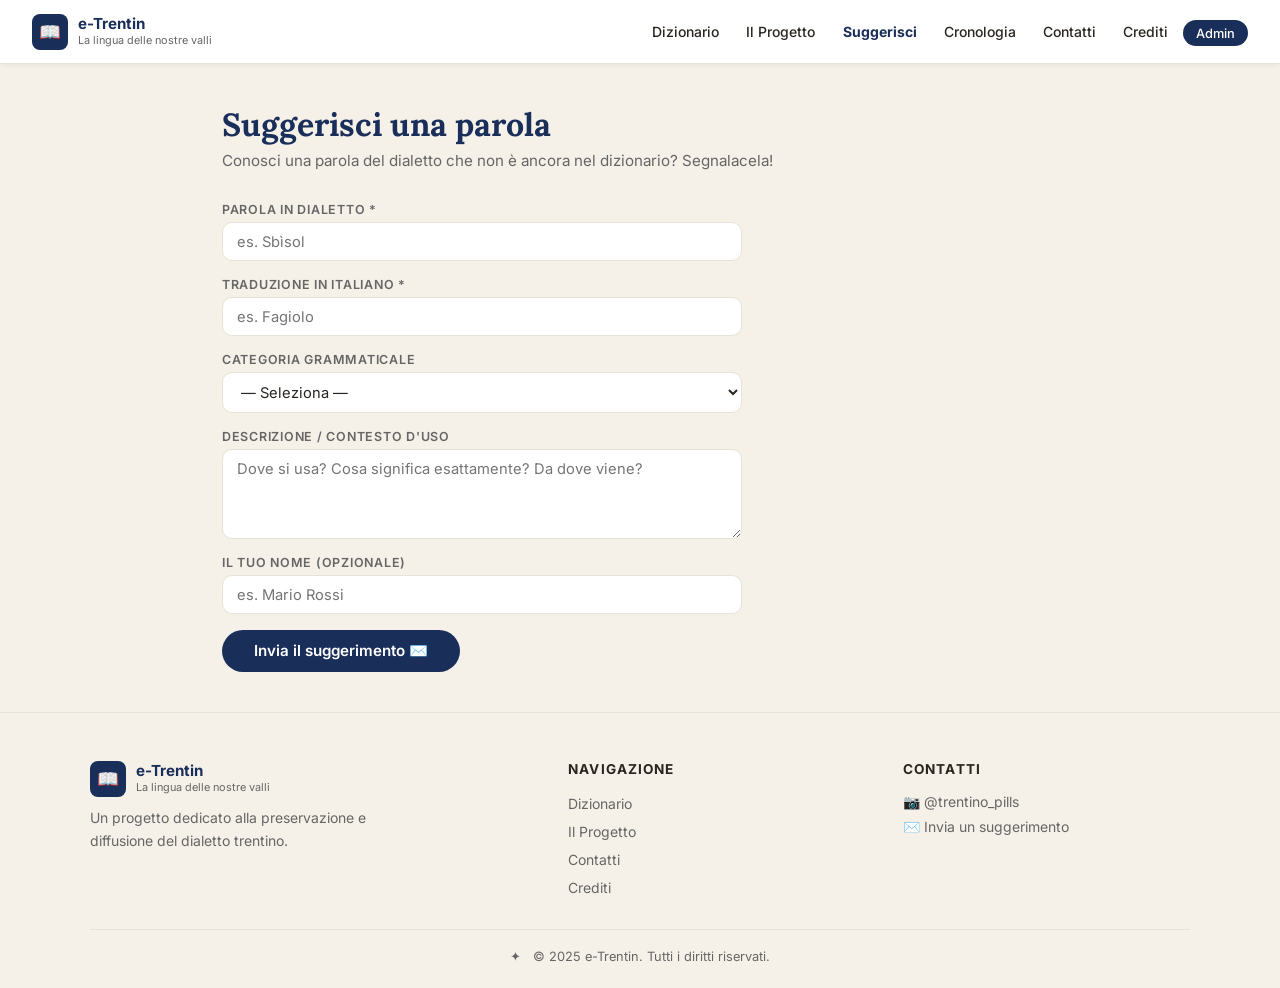
<file: prj_parole_trentine_digioia-main2-20260427T130937Z-3-001/prj_parole_trentine_digioia-main2/Pages/suggerisci.html>
<!DOCTYPE html>
<html lang="it">
<head>
  <meta charset="UTF-8"><meta name="viewport" content="width=device-width, initial-scale=1.0">
  <title>Suggerisci — e-Trentin</title>
  <link rel="stylesheet" href="../style.css">
</head>
<body>
  <nav class="navbar">
    <a href="../index.html" class="navbar-logo"><div class="logo-icon">📖</div><div class="logo-text"><div class="nome">e-Trentin</div><div class="tagline">La lingua delle nostre valli</div></div></a>
    <ul class="navbar-links" id="navLinks">
      <li><a href="dizionario.html">Dizionario</a></li>
      <li><a href="progetto.html">Il Progetto</a></li>
      <li><a href="suggerisci.html" class="active">Suggerisci</a></li>
      <li><a href="cronologia.html">Cronologia</a></li>
      <li><a href="contatti.html">Contatti</a></li>
      <li><a href="crediti.html">Crediti</a></li>
      <li><a href="admin.html" class="admin">Admin</a></li>
    </ul>
    <button class="nav-hamburger" onclick="document.getElementById('navLinks').classList.toggle('open')"><span></span><span></span><span></span></button>
  </nav>
  <main>
    <h1 class="page-title">Suggerisci una parola</h1>
    <p class="page-subtitle">Conosci una parola del dialetto che non è ancora nel dizionario? Segnalacela!</p>

    <div class="form-wrap">

      <div class="form-group">
        <label for="parolaInput">Parola in dialetto *</label>
        <input type="text" id="parolaInput" placeholder="es. Sbìsol" required>
      </div>

      <div class="form-group">
        <label for="traduzioneInput">Traduzione in italiano *</label>
        <input type="text" id="traduzioneInput" placeholder="es. Fagiolo" required>
      </div>

      <div class="form-group">
        <label for="categoriaInput">Categoria grammaticale</label>
        <!-- MODIFICA: aggiungi/rimuovi opzioni secondo le abbreviazioni del progetto -->
        <select id="categoriaInput">
          <option value="">— Seleziona —</option>
          <option value="sm">sm – Sostantivo maschile</option>
          <option value="sf">sf – Sostantivo femminile</option>
          <option value="np">np – Nome proprio</option>
          <option value="vb">vb – Verbo</option>
          <option value="avv">avv – Avverbio</option>
          <option value="agg">agg – Aggettivo</option>
        </select>
      </div>

      <div class="form-group">
        <label for="descrizioneInput">Descrizione / contesto d'uso</label>
        <textarea id="descrizioneInput" placeholder="Dove si usa? Cosa significa esattamente? Da dove viene?"></textarea>
      </div>

      <div class="form-group">
        <label for="nomeInput">Il tuo nome (opzionale)</label>
        <input type="text" id="nomeInput" placeholder="es. Mario Rossi">
      </div>

      <button class="btn-primary" onclick="inviaForm()">Invia il suggerimento ✉️</button>

      <!-- Appare dopo l'invio -->
      <div class="alert-ok" id="alertOk">
        ✅ Grazie! Il tuo suggerimento è stato ricevuto e verrà valutato dal team.
      </div>
    </div>
  </main>
  <footer>
    <div class="footer-inner">
      <div class="footer-brand"><div class="logo-riga"><div class="logo-icon">📖</div><div class="logo-text"><div class="nome">e-Trentin</div><div class="tagline">La lingua delle nostre valli</div></div></div><p>Un progetto dedicato alla preservazione e diffusione del dialetto trentino.</p></div>
      <div><h4>Navigazione</h4><ul><li><a href="dizionario.html">Dizionario</a></li><li><a href="progetto.html">Il Progetto</a></li><li><a href="contatti.html">Contatti</a></li><li><a href="crediti.html">Crediti</a></li></ul></div>
      <div><h4>Contatti</h4><ul><li><div class="footer-contact-row">📷 @trentino_pills</div></li><li><a href="suggerisci.html" class="footer-contact-row">✉️ Invia un suggerimento</a></li></ul></div>
    </div>
    <div class="footer-bottom">✦ &nbsp; © 2025 e-Trentin. Tutti i diritti riservati.</div>
  </footer>
  <script>
    function inviaForm() {
      const parola     = document.getElementById('parolaInput').value.trim();
      const traduzione = document.getElementById('traduzioneInput').value.trim();
      if (!parola || !traduzione) {
        alert('Compila almeno la parola e la traduzione!');
        return;
      }
      // Per ora solo messaggio di conferma.
      // In futuro collegare a un backend (PHP / Google Forms / Airtable).
      document.getElementById('alertOk').style.display = 'block';
      document.getElementById('parolaInput').value = '';
      document.getElementById('traduzioneInput').value = '';
      document.getElementById('categoriaInput').value = '';
      document.getElementById('descrizioneInput').value = '';
      document.getElementById('nomeInput').value = '';
    }
  </script>
</body>
</html>
</file>
<file: prj_parole_trentine_digioia-main2-20260427T130937Z-3-001/prj_parole_trentine_digioia-main2/style.css>
/* ============================================================
   e-Trentin — Dizionario del dialetto di Trento
   style.css — foglio di stile principale

   PALETTE COLORI:
   Blu scuro    #1a2e5a   (navbar, testi principali, bottoni)
   Oro/ambra    #c9a84c   (accento "io" nel titolo, icone attive)
   Panna        #f5f0e8   (sfondo generale)
   Bianco       #ffffff   (navbar, card)
   Grigio chiaro #e8e3d8  (bordi, divisori)
   Grigio testo  #666666  (testi secondari)
   ============================================================ */

@import url('https://fonts.googleapis.com/css2?family=Lora:ital,wght@0,400;0,600;0,700;1,400&family=Inter:wght@400;500;600;700&display=swap');
/* Lora = font serif elegante per titoli
   Inter = font sans-serif moderno per testi */

:root {
  --blu:          #1a2e5a;
  --blu-hover:    #142244;
  --oro:          #c9a84c;
  --panna:        #f5f0e8;
  --bianco:       #ffffff;
  --grigio-bordo: #e8e3d8;
  --grigio-testo: #666666;
  --testo:        #2a2520;
  --radius:       10px;
  --shadow-card:  0 2px 12px rgba(0,0,0,0.08);
  --shadow-hover: 0 6px 24px rgba(0,0,0,0.12);
}

*, *::before, *::after { box-sizing: border-box; margin: 0; padding: 0; }

body {
  font-family: 'Inter', sans-serif;
  background-color: var(--panna);
  color: var(--testo);
  min-height: 100vh;
  display: flex;
  flex-direction: column;
}

/* ============================================================
   NAVBAR orizzontale (in cima a ogni pagina)
   ============================================================ */

.navbar {
  background: var(--bianco);
  border-bottom: 1px solid var(--grigio-bordo);
  padding: 0 2rem;
  display: flex;
  align-items: center;
  justify-content: space-between;
  height: 64px;
  position: sticky;      /* rimane in cima durante lo scroll */
  top: 0;
  z-index: 100;
  box-shadow: 0 1px 6px rgba(0,0,0,0.06);
}

/* Logo a sinistra: icona + nome */
.navbar-logo {
  display: flex;
  align-items: center;
  gap: 0.65rem;
  text-decoration: none;
  flex-shrink: 0;
}

.logo-icon {
  background: var(--blu);
  color: var(--bianco);
  width: 36px;
  height: 36px;
  border-radius: 8px;
  display: flex;
  align-items: center;
  justify-content: center;
  font-size: 1.1rem;
}

.logo-text .nome { font-size: 0.95rem; font-weight: 700; color: var(--blu); line-height: 1.1; }
.logo-text .tagline { font-size: 0.68rem; color: var(--grigio-testo); }

/* Link di navigazione a destra */
.navbar-links {
  display: flex;
  align-items: center;
  gap: 0.2rem;
  list-style: none;
}

.navbar-links a {
  text-decoration: none;
  color: var(--testo);
  font-size: 0.875rem;
  font-weight: 500;
  padding: 0.4rem 0.75rem;
  border-radius: 6px;
  transition: background 0.15s, color 0.15s;
}

.navbar-links a:hover { background: var(--panna); color: var(--blu); }
.navbar-links a.active { color: var(--blu); font-weight: 700; }

/* Link "Admin" con stile badge */
.navbar-links a.admin {
  background: var(--blu);
  color: var(--bianco) !important;
  font-size: 0.8rem;
  padding: 0.35rem 0.8rem;
  border-radius: 999px;
}
.navbar-links a.admin:hover { background: var(--blu-hover); }

/* Hamburger mobile (nascosto su desktop) */
.nav-hamburger {
  display: none;
  background: none;
  border: 1.5px solid var(--testo);
  border-radius: 6px;
  width: 36px; height: 36px;
  cursor: pointer;
  flex-direction: column;
  justify-content: center;
  align-items: center;
  gap: 4px;
}
.nav-hamburger span { display: block; width: 16px; height: 2px; background: var(--testo); border-radius: 2px; }

/* ============================================================
   SEZIONE HERO (solo index.html)
   ============================================================
   ► Per cambiare l'immagine sfondo montagna:
       background-image: url('images/TUO_FILE.png');
   ► Per spostare la posizione dell'immagine:
       background-position: center 30%;   ← default "center center"
   ► Per cambiare opacità montagna: modifica opacity dello pseudo-elemento ::after
   ============================================================ */

.hero {
  position: relative;
  padding: 4rem 2rem 5rem;
  text-align: center;
  overflow: hidden;

  /* Sfondo panna di base */
  background-color: var(--panna);
}

/* Immagine montagna come sfondo semitrasparente */
.hero::before {
  content: '';
  position: absolute;
  inset: 0;                                /* occupa tutto lo spazio del .hero */
  background-image: url('images/mountains.png'); /* ← cambia qui per cambiare immagine */
  background-repeat: no-repeat;
  background-position: center bottom;      /* ← cambia qui per spostare */
  background-size: cover;                  /* ← cover=riempie tutto, contain=mostra tutta */
  opacity: 0.18;                           /* ← cambia questo valore (0=invisibile, 1=piena) */
  pointer-events: none;
}

/* Contenuto sopra l'immagine */
.hero-content {
  position: relative;  /* serve per stare sopra il ::before */
  max-width: 680px;
  margin: 0 auto;
}

/* Mascotte (orsetto o altra immagine) */
.hero-mascot {
  width: 100px;
  height: 100px;
  object-fit: cover;
  border-radius: var(--radius);
  box-shadow: var(--shadow-card);
  margin-bottom: 1.2rem;
}

/* Scritta sopra il titolo: "▲ DAL CUORE DELLE DOLOMITI ▲" */
.hero-eyebrow {
  font-size: 0.72rem;
  font-weight: 600;
  letter-spacing: 0.2em;
  text-transform: uppercase;
  color: var(--grigio-testo);
  margin-bottom: 0.6rem;
}

/* Titolo grande "Dizionario Trentino" */
.hero-title {
  font-family: 'Lora', serif;
  font-size: clamp(2.8rem, 6vw, 4.5rem); /* si riduce su schermi piccoli */
  font-weight: 700;
  color: var(--blu);
  line-height: 1.1;
  margin-bottom: 1rem;
}

/* Le lettere "io" in oro/ambra — applicate con <span class="oro"> nel HTML */
.hero-title .oro { color: var(--oro); }

.hero-subtitle {
  font-size: 1.05rem;
  color: var(--grigio-testo);
  line-height: 1.65;
  margin-bottom: 0.6rem;
  max-width: 500px;
  margin-left: auto;
  margin-right: auto;
}

/* Contatore "N vocaboli nel dizionario" */
.hero-counter {
  font-size: 0.85rem;
  color: var(--grigio-testo);
  margin-bottom: 2rem;
}

/* ============================================================
   BARRA DI RICERCA (homepage)
   ============================================================ */

.search-bar {
  display: flex;
  gap: 0;
  background: var(--bianco);
  border: 1.5px solid var(--grigio-bordo);
  border-radius: var(--radius);
  box-shadow: var(--shadow-card);
  overflow: hidden;
  max-width: 600px;
  margin: 0 auto 1rem;
}

.search-bar input {
  flex: 1;
  padding: 0.85rem 1rem 0.85rem 1rem;
  border: none;
  outline: none;
  font-family: 'Inter', sans-serif;
  font-size: 0.95rem;
  color: var(--testo);
  background: transparent;
}

.search-bar .search-icon {
  display: flex;
  align-items: center;
  padding-left: 0.9rem;
  color: var(--grigio-testo);
  font-size: 1rem;
}

/* Bottone "Cerca" */
.btn-cerca {
  background: var(--blu);
  color: var(--bianco);
  border: none;
  padding: 0.85rem 1.6rem;
  font-family: 'Inter', sans-serif;
  font-weight: 600;
  font-size: 0.95rem;
  cursor: pointer;
  transition: background 0.2s;
  white-space: nowrap;
}
.btn-cerca:hover { background: var(--blu-hover); }

/* Controlli filtro sotto la barra */
.search-controls {
  display: flex;
  justify-content: center;
  gap: 0.75rem;
  flex-wrap: wrap;
}

/* Dropdown e pulsante categoria */
.ctrl-btn {
  display: flex;
  align-items: center;
  gap: 0.4rem;
  background: var(--bianco);
  border: 1.5px solid var(--grigio-bordo);
  color: var(--testo);
  font-family: 'Inter', sans-serif;
  font-size: 0.85rem;
  font-weight: 500;
  padding: 0.45rem 1rem;
  border-radius: 999px;
  cursor: pointer;
  transition: border-color 0.15s, box-shadow 0.15s;
}
.ctrl-btn:hover { border-color: var(--blu); box-shadow: 0 0 0 2px rgba(26,46,90,0.1); }
.ctrl-btn.active { border-color: var(--blu); color: var(--blu); font-weight: 600; }

/* ============================================================
   SEZIONE FEATURE CARD (4 card sotto la hero)
   ============================================================ */

.features {
  background: var(--bianco);
  padding: 3.5rem 2rem;
  border-top: 1px solid var(--grigio-bordo);
}

.features-grid {
  display: grid;
  grid-template-columns: repeat(auto-fit, minmax(220px, 1fr));
  gap: 1.5rem;
  max-width: 1100px;
  margin: 0 auto;
}

.feature-card {
  background: var(--panna);
  border: 1px solid var(--grigio-bordo);
  border-radius: var(--radius);
  padding: 1.8rem 1.5rem;
  position: relative;
  overflow: hidden;
  transition: box-shadow 0.2s, transform 0.2s;
}

.feature-card:hover {
  box-shadow: var(--shadow-hover);
  transform: translateY(-2px);
}

/* Mini immagine montagna nell'angolo della card */
.feature-card::after {
  content: '';
  position: absolute;
  bottom: 0;
  right: 0;
  width: 80px;
  height: 50px;
  background-image: url('images/mountains.png');
  background-size: cover;
  background-position: center bottom;
  opacity: 0.12;
  pointer-events: none;
}

/* Icona della feature card */
.feature-icon {
  width: 44px;
  height: 44px;
  background: var(--bianco);
  border: 1px solid var(--grigio-bordo);
  border-radius: 10px;
  display: flex;
  align-items: center;
  justify-content: center;
  font-size: 1.2rem;
  margin-bottom: 1rem;
  color: var(--blu);
}

.feature-card h3 {
  font-size: 1.05rem;
  font-weight: 700;
  color: var(--blu);
  margin-bottom: 0.5rem;
}

.feature-card p {
  font-size: 0.875rem;
  color: var(--grigio-testo);
  line-height: 1.6;
}

/* ============================================================
   FOOTER a 3 colonne
   ============================================================ */

footer {
  background: var(--panna);
  border-top: 1px solid var(--grigio-bordo);
  padding: 3rem 2rem 1.5rem;
  margin-top: auto;
}

.footer-inner {
  max-width: 1100px;
  margin: 0 auto;
  display: grid;
  grid-template-columns: 1.5fr 1fr 1fr;
  gap: 3rem;
}

/* Colonna 1: logo + descrizione */
.footer-brand .logo-riga {
  display: flex;
  align-items: center;
  gap: 0.6rem;
  margin-bottom: 0.6rem;
}
.footer-brand p {
  font-size: 0.875rem;
  color: var(--grigio-testo);
  line-height: 1.65;
  max-width: 300px;
}

/* Colonne 2 e 3: navigazione e contatti */
footer h4 {
  font-size: 0.85rem;
  font-weight: 700;
  text-transform: uppercase;
  letter-spacing: 0.08em;
  color: var(--testo);
  margin-bottom: 1rem;
}

footer ul { list-style: none; display: flex; flex-direction: column; gap: 0.5rem; }
footer ul a {
  text-decoration: none;
  font-size: 0.875rem;
  color: var(--grigio-testo);
  transition: color 0.15s;
}
footer ul a:hover { color: var(--blu); }

/* Riga contatti con icona */
.footer-contact-row {
  display: flex;
  align-items: center;
  gap: 0.5rem;
  font-size: 0.875rem;
  color: var(--grigio-testo);
}

/* Linea divisoria e copyright */
.footer-bottom {
  max-width: 1100px;
  margin: 2rem auto 0;
  padding-top: 1.2rem;
  border-top: 1px solid var(--grigio-bordo);
  display: flex;
  justify-content: center;
  align-items: center;
  gap: 0.5rem;
  font-size: 0.8rem;
  color: var(--grigio-testo);
}

/* ============================================================
   MAIN — layout generico per le pagine interne
   ============================================================ */

main {
  flex: 1;
  max-width: 900px;
  margin: 0 auto;
  padding: 2.5rem 2rem;
  width: 100%;
}

/* Titolo pagina interna */
.page-title {
  font-family: 'Lora', serif;
  font-size: 2rem;
  font-weight: 700;
  color: var(--blu);
  margin-bottom: 0.4rem;
}
.page-subtitle {
  font-size: 0.95rem;
  color: var(--grigio-testo);
  margin-bottom: 2rem;
}

/* Testo generico pagine interne */
.content-block { max-width: 680px; }
.content-block h3 {
  font-size: 1rem;
  font-weight: 700;
  color: var(--blu);
  margin: 1.4rem 0 0.4rem;
}
.content-block p {
  font-size: 0.95rem;
  line-height: 1.75;
  color: var(--testo);
  margin-bottom: 0.5rem;
}

/* ============================================================
   DIZIONARIO — card parola
   ============================================================ */

.dict-controls {
  display: flex;
  gap: 0.75rem;
  margin-bottom: 1.5rem;
  flex-wrap: wrap;
}

/* Filtro lettera dell'alfabeto */
.alpha-nav {
  display: flex;
  flex-wrap: wrap;
  gap: 0.3rem;
  margin-bottom: 1.2rem;
}
.alpha-nav a {
  background: var(--bianco);
  border: 1.5px solid var(--grigio-bordo);
  color: var(--testo);
  font-weight: 600;
  font-size: 0.82rem;
  padding: 0.2rem 0.55rem;
  border-radius: 5px;
  text-decoration: none;
  transition: background 0.15s, border-color 0.15s;
}
.alpha-nav a:hover { background: var(--blu); color: var(--bianco); border-color: var(--blu); }

.lettera-titolo {
  font-family: 'Lora', serif;
  font-size: 1.6rem;
  font-weight: 700;
  color: var(--oro);
  border-bottom: 2px solid var(--grigio-bordo);
  padding-bottom: 0.2rem;
  margin: 1.4rem 0 0.8rem;
}

.word-card {
  background: var(--bianco);
  border: 1px solid var(--grigio-bordo);
  border-radius: var(--radius);
  padding: 0.9rem 1.1rem;
  margin-bottom: 0.6rem;
  display: flex;
  justify-content: space-between;
  align-items: center;
  gap: 0.75rem;
  transition: box-shadow 0.15s;
}
.word-card:hover { box-shadow: var(--shadow-card); }

.word-card .dialetto { font-weight: 700; font-size: 1rem; color: var(--blu); }
.word-card .traduzione { font-size: 0.875rem; color: var(--grigio-testo); margin-top: 2px; }

.cat-badge {
  background: var(--panna);
  border: 1px solid var(--grigio-bordo);
  color: var(--grigio-testo);
  font-size: 0.7rem;
  font-weight: 600;
  padding: 0.15rem 0.6rem;
  border-radius: 999px;
  text-transform: uppercase;
  white-space: nowrap;
  flex-shrink: 0;
}

/* ============================================================
   FORM — Suggerisci
   ============================================================ */

.form-wrap { max-width: 520px; display: flex; flex-direction: column; gap: 1rem; }
.form-group { display: flex; flex-direction: column; gap: 0.3rem; }
.form-group label {
  font-size: 0.78rem; font-weight: 600; text-transform: uppercase;
  letter-spacing: 0.06em; color: var(--grigio-testo);
}
.form-group input, .form-group textarea, .form-group select {
  padding: 0.6rem 0.85rem;
  border: 1.5px solid var(--grigio-bordo);
  border-radius: var(--radius);
  font-family: 'Inter', sans-serif;
  font-size: 0.92rem;
  color: var(--testo);
  outline: none;
  background: var(--bianco);
  transition: border-color 0.2s, box-shadow 0.2s;
}
.form-group input:focus, .form-group textarea:focus, .form-group select:focus {
  border-color: var(--blu);
  box-shadow: 0 0 0 3px rgba(26,46,90,0.1);
}
.form-group textarea { min-height: 90px; resize: vertical; }

.btn-primary {
  background: var(--blu);
  color: var(--bianco);
  border: none;
  font-family: 'Inter', sans-serif;
  font-weight: 600;
  font-size: 0.95rem;
  padding: 0.7rem 2rem;
  border-radius: 999px;
  cursor: pointer;
  align-self: flex-start;
  transition: background 0.2s, transform 0.15s;
}
.btn-primary:hover { background: var(--blu-hover); transform: translateY(-1px); }

.alert-ok {
  display: none;
  background: #eaf7ef;
  color: #1a6635;
  border: 1px solid #9ecfb4;
  border-radius: var(--radius);
  padding: 0.8rem 1.2rem;
  font-size: 0.92rem;
  font-weight: 600;
}

/* ============================================================
   TEAM CARDS — Chi Siamo
   ============================================================ */

.team-grid { display: flex; flex-wrap: wrap; gap: 0.75rem; margin-top: 0.5rem; }
.team-card {
  background: var(--bianco);
  border: 1px solid var(--grigio-bordo);
  border-radius: var(--radius);
  padding: 0.9rem 1.1rem;
  border-top: 3px solid var(--oro);
  min-width: 160px;
  flex: 1;
}
.team-card .nome { font-weight: 700; font-size: 0.95rem; color: var(--blu); }
.team-card .ruolo { font-size: 0.8rem; color: var(--grigio-testo); margin-top: 3px; }

/* ============================================================
   CRONOLOGIA — timeline
   ============================================================ */

.timeline { list-style: none; padding-left: 0; position: relative; }
.timeline::before {
  content: ''; position: absolute; left: 0.6rem; top: 0; bottom: 0;
  width: 2px; background: var(--grigio-bordo);
}
.timeline li {
  position: relative;
  padding: 0 0 1.5rem 2.2rem;
}
.timeline li::before {
  content: '';
  position: absolute;
  left: 0;
  top: 6px;
  width: 14px; height: 14px;
  border-radius: 50%;
  background: var(--blu);
  border: 2px solid var(--bianco);
  box-shadow: 0 0 0 2px var(--blu);
}
.timeline .anno {
  font-size: 0.75rem; font-weight: 700; text-transform: uppercase;
  letter-spacing: 0.08em; color: var(--oro); margin-bottom: 0.2rem;
}
.timeline .evento { font-size: 0.95rem; color: var(--testo); line-height: 1.6; }

/* ============================================================
   RESPONSIVE
   ============================================================ */

@media (max-width: 768px) {
  .navbar-links { display: none; }
  .nav-hamburger { display: flex; }

  /* Su mobile, i link si aprono verticalmente */
  .navbar-links.open {
    display: flex;
    flex-direction: column;
    position: fixed;
    top: 64px; left: 0; right: 0;
    background: var(--bianco);
    border-bottom: 1px solid var(--grigio-bordo);
    padding: 1rem;
    gap: 0.4rem;
    z-index: 99;
    box-shadow: 0 4px 12px rgba(0,0,0,0.1);
  }

  .footer-inner { grid-template-columns: 1fr; gap: 2rem; }
  .hero { padding: 2.5rem 1rem 3.5rem; }
  .features { padding: 2rem 1rem; }
  main { padding: 1.5rem 1rem; }
}
</file>
